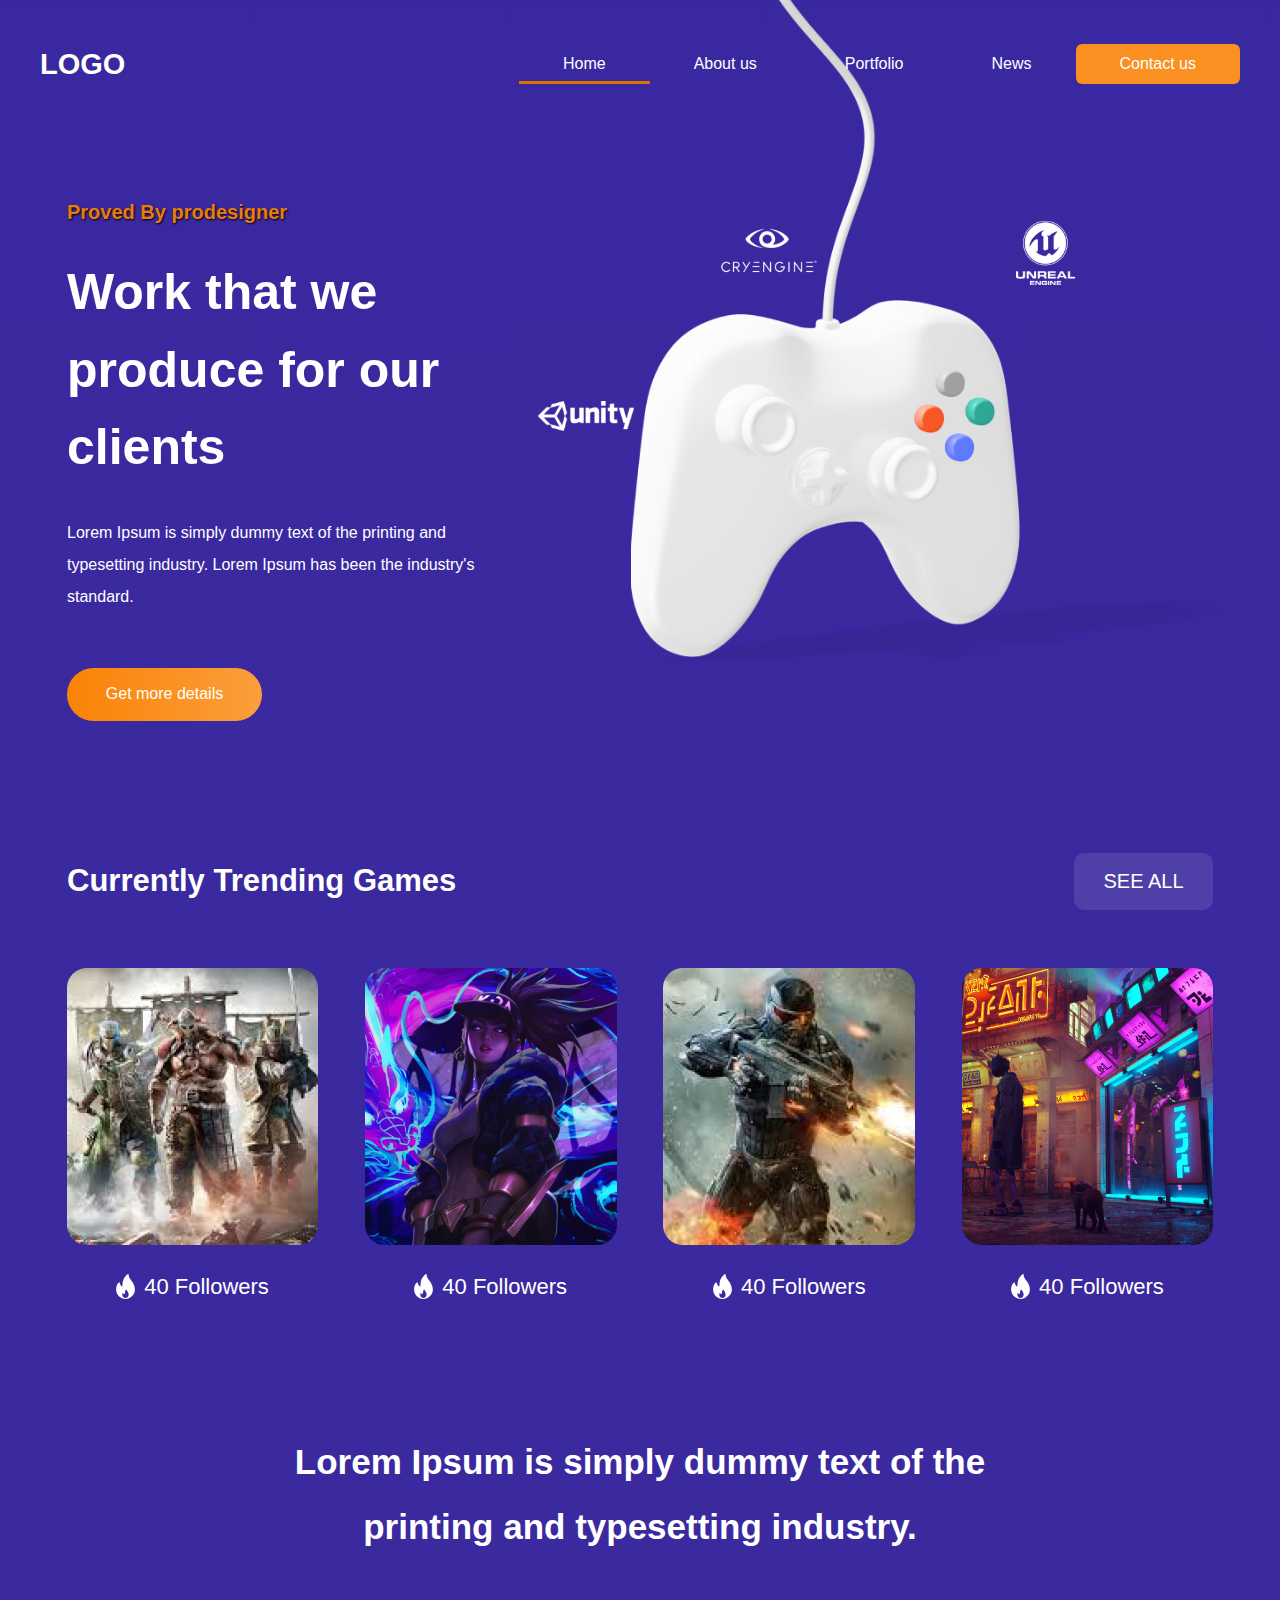
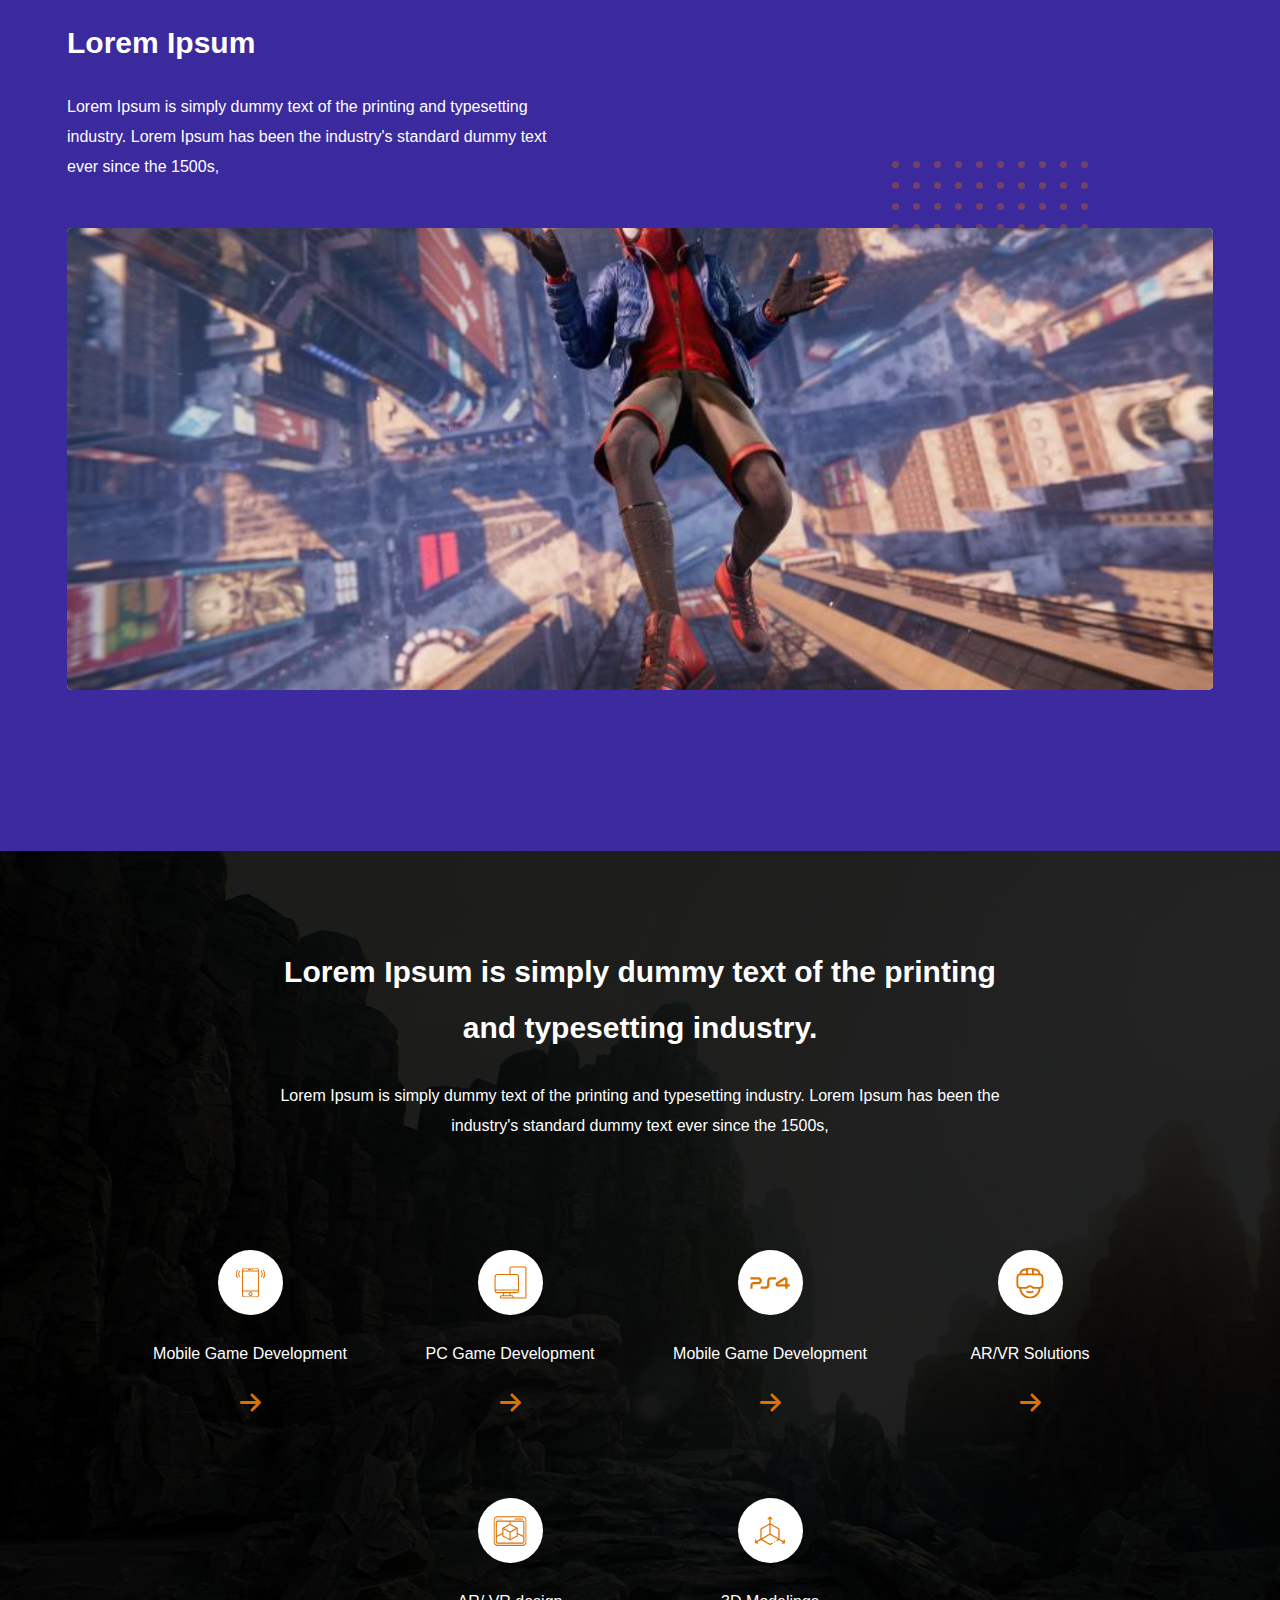
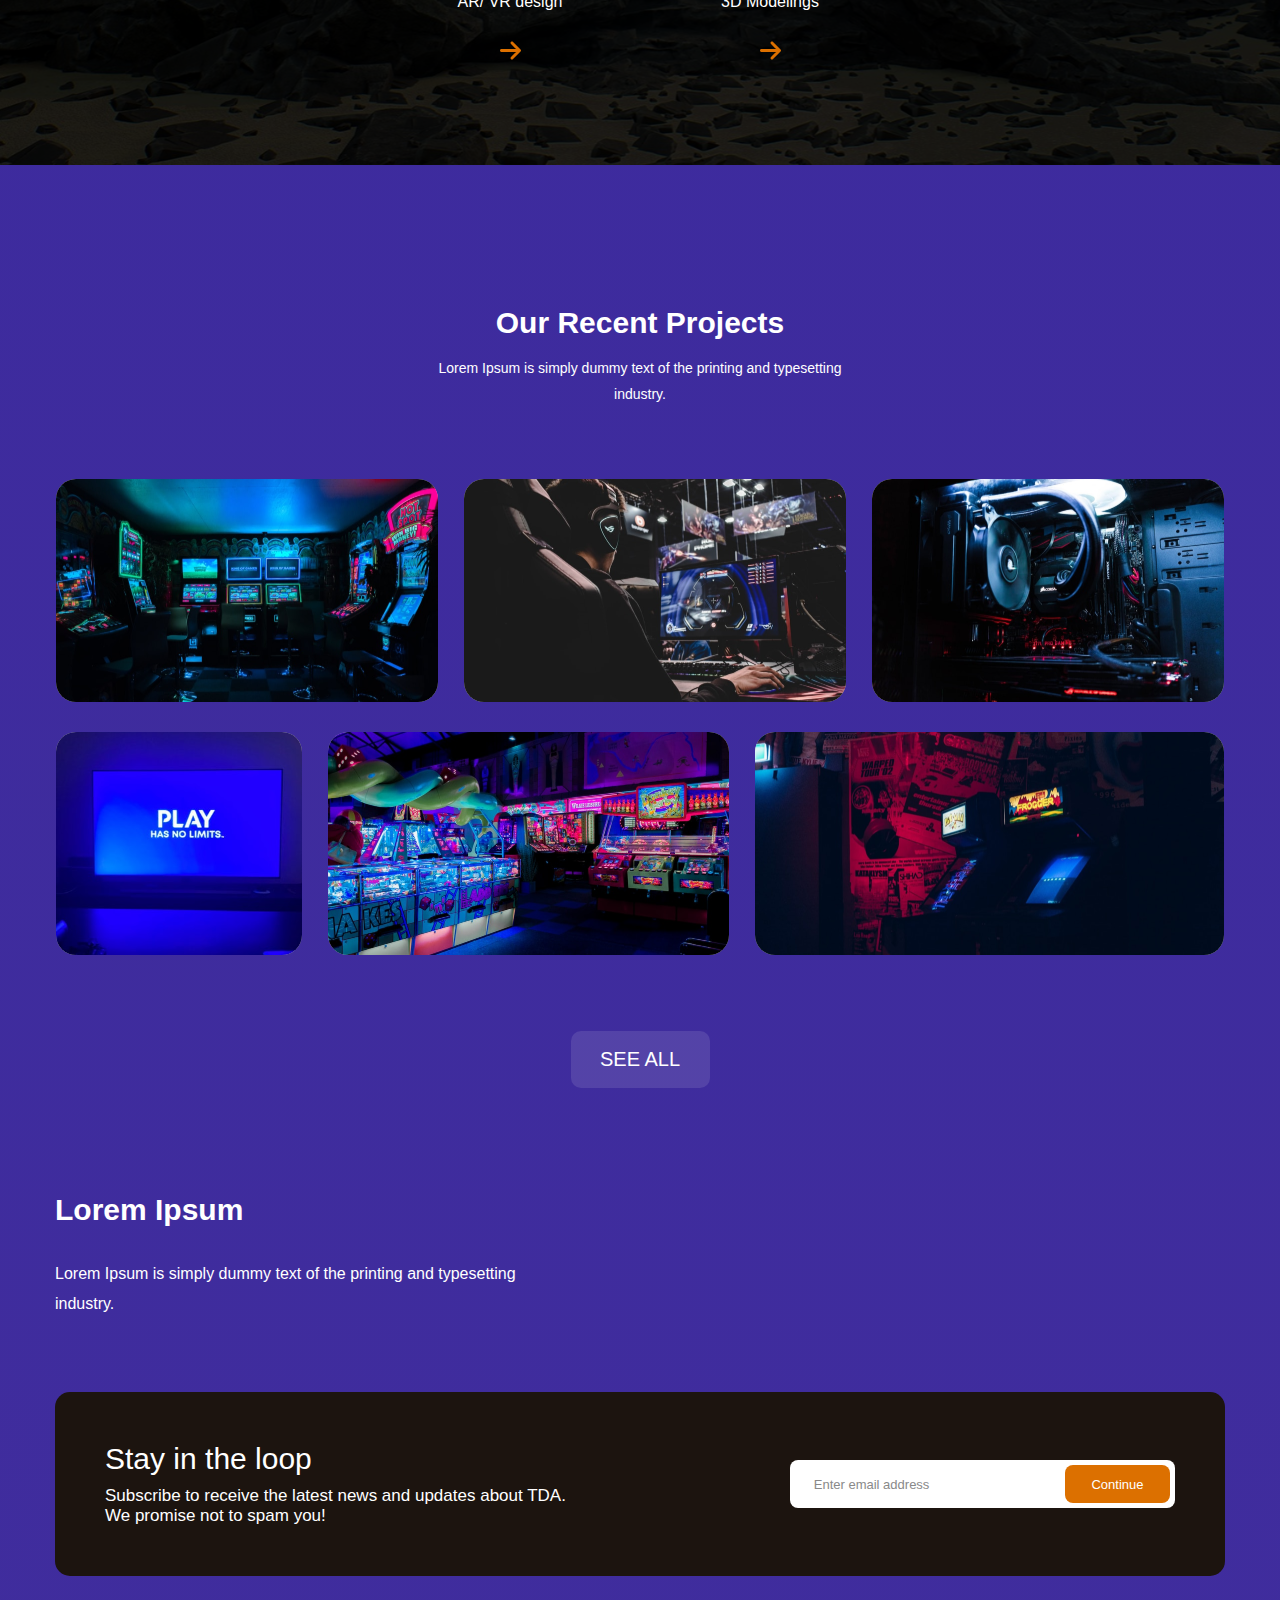
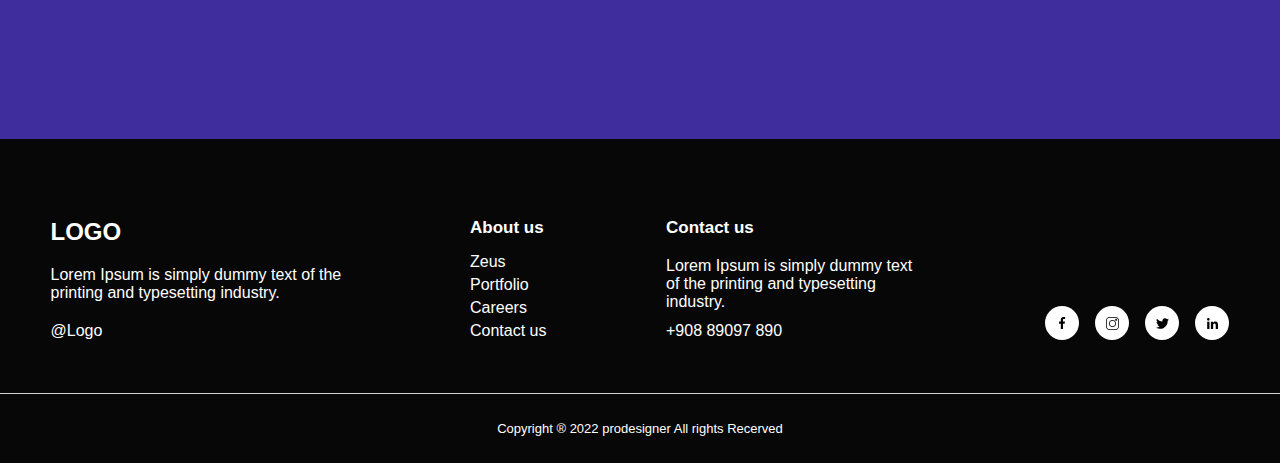
<file: src/pages/index.html>
<!DOCTYPE html>
<html lang="pt-br">
<head>
  <meta charset="UTF-8">
  <meta name="viewport" content="width=device-width, initial-scale=1.0">
  <link rel="stylesheet" href="../styles/index.css">
  <title>Home</title>
</head>
<body>

  <div class="overlay" id="overlay"></div>

  <header>
    <div class="header-content">
      <h2 class="logo">
        <a href="./index.html">LOGO</a>
      </h2>

      <nav class="navbar">
        <ul id="navbar-list">
          <li class="active">
            <a href="./index.html">Home</a>
          </li>
          <li>
            <a href="./404.html">About us</a>
          </li>
          <li>
            <a href="./404.html">Portfolio</a>
          </li>
          <li>
            <a href="./404.html">News</a>
          </li>
          <li class="contact-buttom">
            <a href="./contact.html">Contact us</a>
          </li>
        </ul>
      </nav>

      <button class="menu-button" id="menu-button">
        <img src="../public/images/menu.svg" alt="menu">
      </button>
    </div>
  </header>

  <main>
    <div class="content-wrap">
      <div class="confirmation-message-toast">
        <div class="confirmation-message-image"></div>
      </div>

      <section class="principal-section">
        <div class="principal-text-wrap">
          <div class="principal-text">
            <p class="proved">Proved By prodesigner</p>
            <h1>Work that we produce for our clients</h1>
            <p class="introduction-text">
              Lorem Ipsum is simply dummy text of the printing and typesetting industry. Lorem Ipsum has been the industry's standard.
            </p>
          </div>

          <ul>
            <div class="unity-wrap">
              <img src="../public/images/unity1.svg" alt="unity">
            </div>
            <div class="cry-wrap">
              <img src="../public/images/cry1.svg" alt="cry">
            </div>
            <div class="unreal-wrap">
              <img src="../public/images/unreal1.svg" alt="unreal">
            </div>
          </ul>

          <span class="more-details-buttom">
            <a href="../pages/404.html">Get more details</a>
          </span>

        </div>

        <div class="joystick-wrap">
          <img src="../public/images/joystick.png" alt="joystick" loading="lazy">
        </div>

      </section>

      <section class="trending-games-section">
        <div class="trending-games-wrap">
          <h3>Currently Trending Games</h3>
          <span>
            <a href="../pages/404.html">SEE ALL</a>
          </span>
        </div>

        <ul class="game-list">
          <li>
            <div>
              <a href="../pages/404.html" class="game-image-wrap">
                <img src="../public/images/game1.png" alt="game1">
              </a>
            </div>
            <p>
              <img src="../public/images/fire.svg" alt="fire">
              <span>40 Followers</span>
            </p>
          </li>
          <li>
            <div>
              <a href="../pages/404.html" class="game-image-wrap">
                <img src="../public/images/game2.png" alt="game2">
              </a>
            </div>
            <p>
              <img src="../public/images/fire.svg" alt="fire">
              <span>40 Followers</span>
            </p>
          </li>
          <li>
            <div>
              <a href="../pages/404.html" class="game-image-wrap">
                <img src="../public/images/game3.png" alt="game3">
              </a>
            </div>
            <p>
              <img src="../public/images/fire.svg" alt="fire">
              <span>40 Followers</span>
            </p>
          </li>
          <li>
            <div>
              <a href="../pages/404.html" class="game-image-wrap">
                <img src="../public/images/game4.png" alt="game4">
              </a>
            </div>
            <p>
              <img src="../public/images/fire.svg" alt="fire">
              <span>40 Followers</span>
            </p>
          </li>
        </ul>
      </section>

      <section class="spider-man-section">
        <h2>Lorem Ipsum is simply dummy text of the printing and typesetting industry.</h2>
        <h3>Lorem Ipsum</h3>
        <p>
          Lorem Ipsum is simply dummy text of the printing and typesetting industry. Lorem Ipsum has been the industry's standard dummy text ever since the 1500s,
        </p>
        <div class="spider-man-image">
          <img src="../public/images/spide-man.svg" alt="spider man">
        </div>
      </section>
    </div>

    <section class="secondary-section-bg">
      <div class="secondary-section-overlay">
        <section class="secondary-section">
          <div>
            <h2>Lorem Ipsum is simply dummy text of the printing and typesetting industry.</h2>
            <p>Lorem Ipsum is simply dummy text of the printing and typesetting industry. Lorem Ipsum has been the industry's standard dummy text ever since the 1500s,</p>
          </div>

          <ul>
            <li>
              <a href="../pages/404.html">
                <div class="circle-wrap">
                  <img src="../public/images/smartphone.svg" alt="smartphone">
                </div>
                <p>Mobile Game Development</p>
                <div>
                  <img src="../public/images/arrow.svg" alt="arrow">
                </div>
              </a>
            </li>

            <li>
              <a href="../pages/404.html">
                <div class="circle-wrap">
                  <img src="../public/images/pc.svg" alt="pc">
                </div>
                <p>PC Game Development</p>
                <div>
                  <img src="../public/images/arrow.svg" alt="arrow">
                </div>
              </a>
            </li>

            <li>
              <a href="../pages/404.html">
                <div class="circle-wrap">
                  <img src="../public/images/ps4.svg" alt="ps4">
                </div>
                <p>Mobile Game Development</p>
                <div>
                  <img src="../public/images/arrow.svg" alt="arrow">
                </div>
              </a>
            </li>

            <li>
              <a href="../pages/404.html">
                <div class="circle-wrap">
                  <img src="../public/images/vr-glasses.svg" alt="vr glasses">
                </div>
                <p>AR/VR Solutions</p>
                <div>
                  <img src="../public/images/arrow.svg" alt="arrow">
                </div>
              </a>
            </li>

            <li>
              <a href="../pages/404.html">
                <div class="circle-wrap">
                  <img src="../public/images/vr-design.svg" alt="vr design">
                </div>
                <p>AR/ VR design</p>
                <div>
                  <img src="../public/images/arrow.svg" alt="arrow">
                </div>
              </a>
            </li>

            <li>
              <a href="../pages/404.html">
                <div class="circle-wrap">
                  <img src="../public/images/3d-cube.svg" alt="3d cube">
                </div>
                <p>3D Modelings</p>
                <div>
                  <img src="../public/images/arrow.svg" alt="arrow">
                </div>
              </a>
            </li>
          </ul>
        </section>
      </div>
    </section>

    <div class="content-wrap">
      <section class="recent-projects-section">
        <div class="recent-projects-text-wrap">
          <h2>Our Recent Projects</h2>
          <p>Lorem Ipsum is simply dummy text of the printing and typesetting industry.</p>
        </div>

        <ul class="project-list">
          <li>
            <a href="../pages/404.html">
              <img src="../public/images/project1.svg" alt="project1">
            </a>
          </li>
          <li>
            <a href="../pages/404.html">
              <img src="../public/images/project2.svg" alt="project2">
            </a>
          </li>
          <li>
            <a href="../pages/404.html">
              <img src="../public/images/project3.svg" alt="project3">
            </a>
          </li>
          <li>
            <a href="../pages/404.html">
              <img src="../public/images/project4.svg" alt="project4">
            </a>
          </li>
          <li>
            <a href="../pages/404.html">
              <img src="../public/images/project5.svg" alt="project5">
            </a>
          </li>
          <li>
            <a href="../pages/404.html">
              <img src="../public/images/project6.svg" alt="project6">
            </a>
          </li>
        </ul>

        <div class="see-all-wrap">
          <span>
            <a class="see-all-button" href="../pages/404.html">SEE ALL</a>
          </span>
        </div>
      </section>

      <section class="stay-in-the-loop-section">
        <div class="stay-in-the-loop-description-wrap">
          <h2>Lorem Ipsum</h2>
          <p>Lorem Ipsum is simply dummy text of the printing and typesetting industry.</p>
        </div>

        <div class="stay-in-the-loop-wrap">
          <div>
            <h3>Stay in the loop</h3>
            <p>Subscribe to receive the latest news and updates about TDA.
              We promise not to spam you!</p>
          </div>

          <div class="form-email-wrap">
            <form id="stay-in-the-loop-form" action="">
              <input type="text" placeholder="Enter email address" id="stay-in-the-loop-input">
              <button type="submit">Continue</button>
            </form>
          </div>
        </div>
      </section>
    </div>
  </main>

  <footer>
    <section>
      <div class="footer-logo-wrap">
        <h3>
          <a href="../pages/index.html">LOGO</a>
        </h3>
        <p>Lorem Ipsum is simply dummy text of the printing and typesetting industry.</p>
        <p>@Logo</p>
      </div>

      <div class="footer-about-us-wrap">
        <h4>
          <a href="../pages/404.html">About us</a>
        </h4>

        <ul>
          <li>
            <a href="../pages/404.html">Zeus</a>
          </li>
          <li>
            <a href="../pages/404.html">Portfolio</a>
          </li>
          <li>
            <a href="../pages/404.html">Careers</a>
          </li>
          <li>
            <a href="../pages/404.html">Contact us</a>
          </li>
        </ul>
      </div>

      <div class="contact-us-wrap">
        <h4>
          <a href="../pages/contact.html">Contact us</a>
        </h4>
        <div>
          <p>Lorem Ipsum is simply dummy text of the printing and typesetting industry.</p>
          <p>+908 89097 890</p>
        </div>
      </div>

      <div class="social-midia-list-wrap">
        <ul class="social-midia-list">
          <li>
            <a href="https://www.facebook.com/">
              <img src="../public/images/black-facebook.svg" alt="facebook">
            </a>
          </li>
          <li>
            <a href="https://www.instagram.com/">
              <img src="../public/images/black-instagram.svg" alt="instagram">
            </a>
          </li>
          <li>
            <a href="https://twitter.com/?lang=pt-br">
              <img src="../public/images/black-twitter.svg" alt="twitter">
            </a>
          </li>
          <li>
            <a href="https://www.linkedin.com/in/vinicius-santana-4553a4260/">
              <img src="../public/images/black-linkedin.svg" alt="linkedin">
            </a>
          </li>
        </ul>
      </div>
    </section>

    <div class="copyright-wrap">
      <p>Copyright ® 2022 prodesigner All rights Recerved</p>
    </div>
  </footer>

  <script src="../script/receiveNews.js"></script>
  <script src="../script/navbarToggle.js"></script>
</body>
</html>
</file>
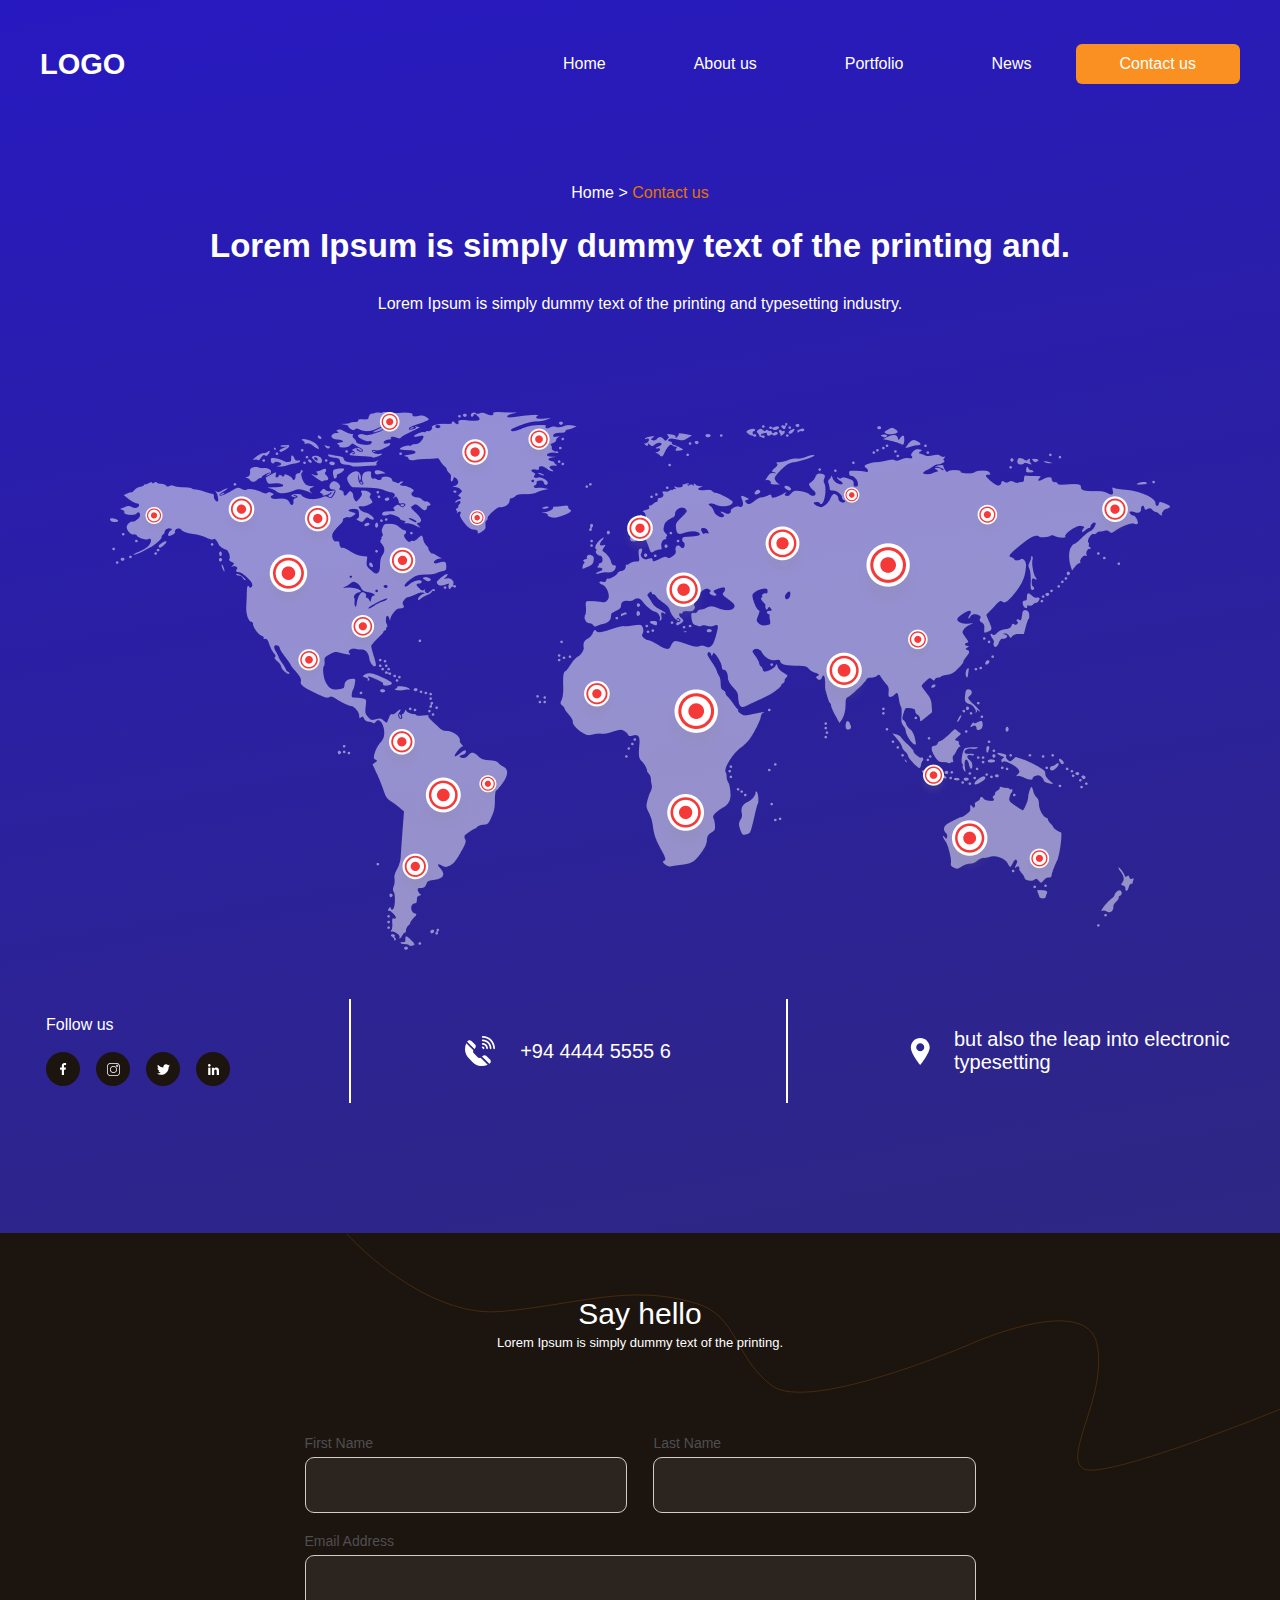
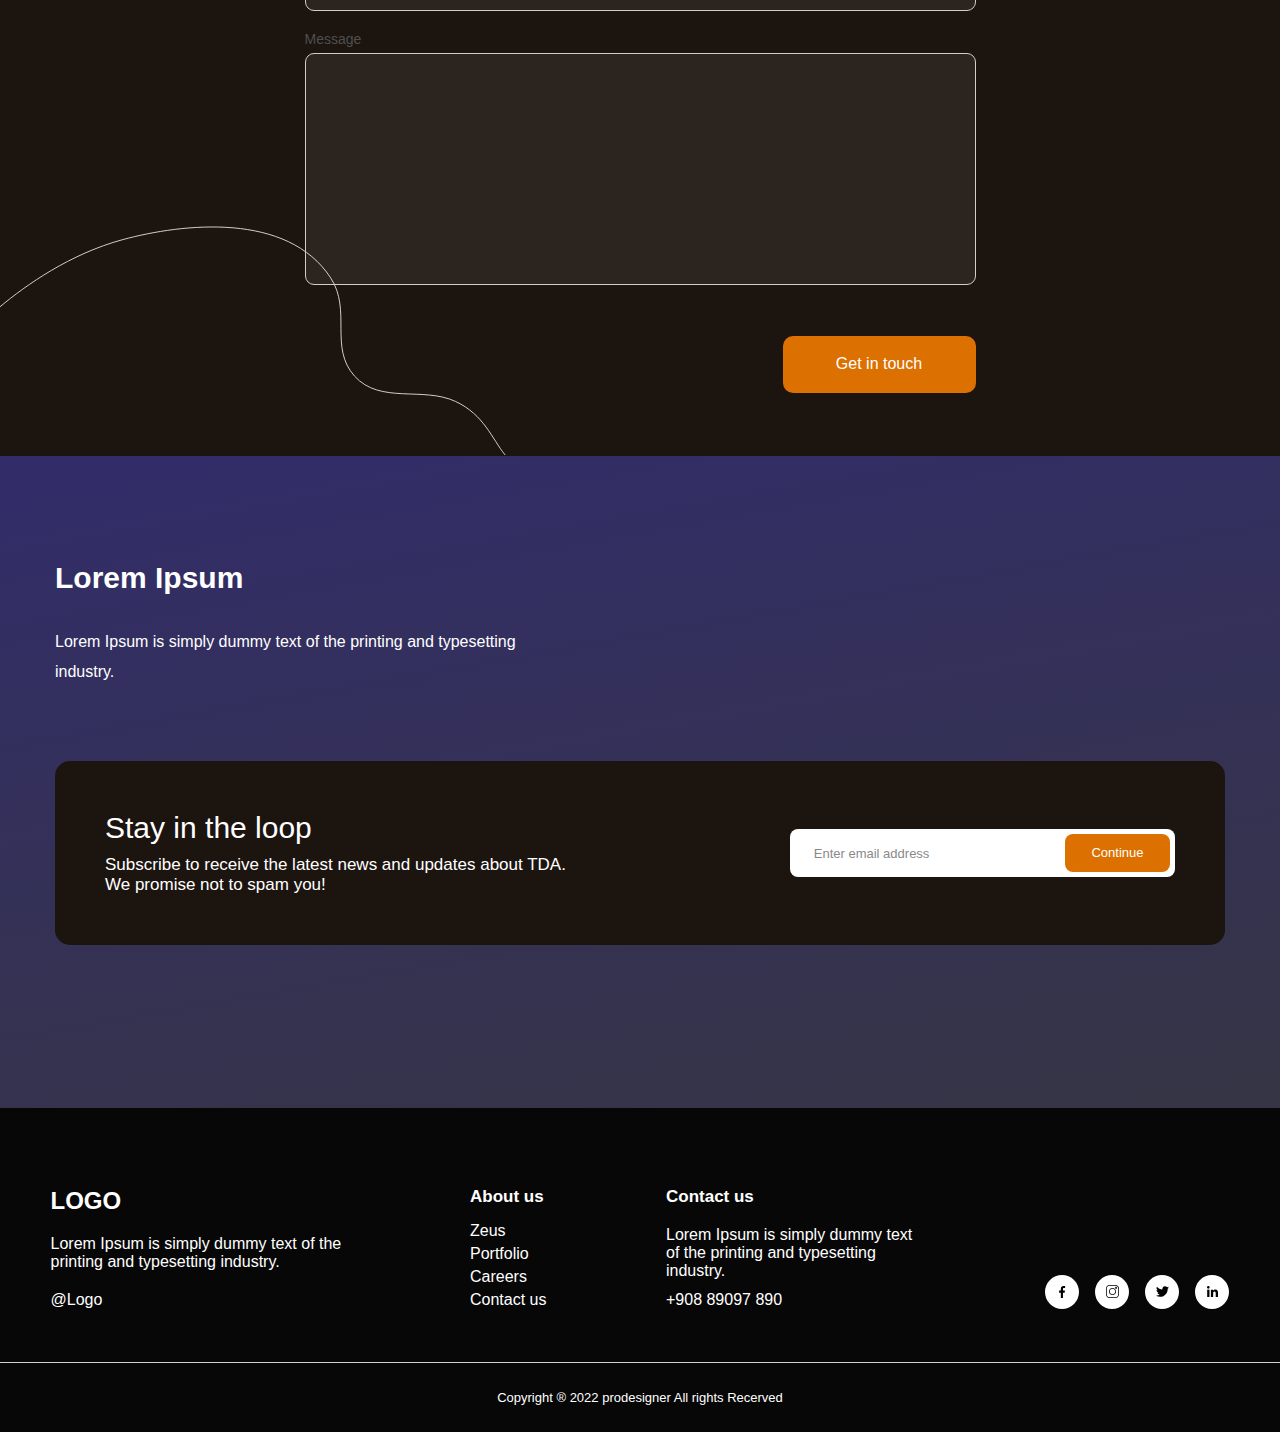
<file: src/pages/contact.html>
<!DOCTYPE html>
<html lang="pt-br">
<head>
  <meta charset="UTF-8">
  <meta name="viewport" content="width=device-width, initial-scale=1.0">
  <link rel="stylesheet" href="../styles/contact.css">
  <title>Contact us</title>
</head>
<body>

  <div class="overlay" id="overlay"></div>

  <header>
    <div class="header-content">
      <h2 class="logo">
        <a href="./index.html">LOGO</a>
      </h2>

      <nav class="navbar">
        <ul id="navbar-list">
          <li>
            <a href="./index.html">Home</a>
          </li>
          <li>
            <a href="./404.html">About us</a>
          </li>
          <li>
            <a href="./404.html">Portfolio</a>
          </li>
          <li>
            <a href="./404.html">News</a>
          </li>
          <li class="contact-buttom">
            <a href="./contact.html">Contact us</a>
          </li>
        </ul>
      </nav>

      <button class="menu-button" id="menu-button">
        <img src="../public/images/menu.svg" alt="menu">
      </button>
    </div>
  </header>

  <main>
    <div class="confirmation-message-toast">
      <div class="confirmation-message-image"></div>
    </div>

    <div class="content-wrap">
      <section class="principal-section">
        <div class="principal-title-wrap">
          <p>
            <span>
              <a href="../pages/index.html">Home</a>
              >
            </span>
            <span>
              <a class="active-page" href="../pages/contact.html">Contact us</a>
            </span>
          </p>
          <h1>Lorem Ipsum is simply dummy text of the printing and.</h1>
          <h2>Lorem Ipsum is simply dummy text of the printing and typesetting industry.</h2>
        </div>

        <div class="world-map-image-wrap">
          <img src="../public/images/map.png" alt="world-map">
        </div>

        <div class="ways-contact-us-wrap">
          <div>
            <p>Follow us</p>
            <div class="social-midia-wrap">
              <a href="../pages/404.html">
                <img src="../public/images/white-facebook.svg" alt="facebook">
              </a>
              <a href="../pages/404.html">
                <img src="../public/images/white-instagram.svg" alt="instagram">
              </a>
              <a href="../pages/404.html">
                <img src="../public/images/white-twitter.svg" alt="twitter">
              </a>
              <a href="../pages/404.html">
                <img src="../public/images/white-linkedin.svg" alt="linkedin">
              </a>
            </div>
          </div>

          <div class="phone-number-wrap">
            <img src="../public/images/phone.svg" alt="phone">
            <span>+94 4444 5555 6</span>
          </div>

          <div class="localization-wrap">
            <img src="../public/images/gps.svg" alt="gps">
            <span>but also the leap into electronic
              typesetting</span>
          </div>
        </div>
      </section>
    </div>

    <section class="say-hello-form-section">
      <div class="say-hello-form-wrap">
        <h2>Say hello</h2>
        <p>Lorem Ipsum is simply dummy text of the printing.</p>

        <form id="say-hello-form" action="">
          <div class="form-name-wrap">
            <label class="first-name-label">
              <span>First Name</span>
              <input type="text" id="first-name-input">
            </label>

            <label class="last-name-label">
              <span>Last Name</span>
              <input type="text" id="last-name-input">
            </label>
          </div>

          <label class="email-label">
            <span>Email Address</span>
            <input type="text" id="email-input">
          </label>

          <label class="message-label">
            <span>Message</span>
            <textarea id="message-text-area"></textarea>
          </label>

          <button type="submit">Get in touch</button>
        </form>
      </div>
    </section>

    <div class="content-wrap">
      <section class="stay-in-the-loop-section">
        <div class="stay-in-the-loop-description-wrap">
          <h2>Lorem Ipsum</h2>
          <p>Lorem Ipsum is simply dummy text of the printing and typesetting industry.</p>
        </div>

        <div class="stay-in-the-loop-wrap">
          <div>
            <h3>Stay in the loop</h3>
            <p>Subscribe to receive the latest news and updates about TDA.
              We promise not to spam you!</p>
          </div>

          <div class="form-email-wrap">
            <form id="stay-in-the-loop-form" action="">
              <input type="text" placeholder="Enter email address" id="stay-in-the-loop-input">
              <button type="submit">Continue</button>
            </form>
          </div>
        </div>
      </section>
    </div>
  </main>

  <footer>
    <section>
      <div class="footer-logo-wrap">
        <h3>
          <a href="../pages/index.html">LOGO</a>
        </h3>
        <p>Lorem Ipsum is simply dummy text of the printing and typesetting industry.</p>
        <p>@Logo</p>
      </div>

      <div class="footer-about-us-wrap">
        <h4>
          <a href="../pages/404.html">About us</a>
        </h4>

        <ul>
          <li>
            <a href="../pages/404.html">Zeus</a>
          </li>
          <li>
            <a href="../pages/404.html">Portfolio</a>
          </li>
          <li>
            <a href="../pages/404.html">Careers</a>
          </li>
          <li>
            <a href="../pages/404.html">Contact us</a>
          </li>
        </ul>
      </div>

      <div class="contact-us-wrap">
        <h4>
          <a href="../pages/contact.html">Contact us</a>
        </h4>
        <div>
          <p>Lorem Ipsum is simply dummy text of the printing and typesetting industry.</p>
          <p>+908 89097 890</p>
        </div>
      </div>

      <div class="social-midia-list-wrap">
        <ul class="social-midia-list">
          <li>
            <a href="https://www.facebook.com/">
              <img src="../public/images/black-facebook.svg" alt="facebook">
            </a>
          </li>
          <li>
            <a href="https://www.instagram.com/">
              <img src="../public/images/black-instagram.svg" alt="instagram">
            </a>
          </li>
          <li>
            <a href="https://twitter.com/?lang=pt-br">
              <img src="../public/images/black-twitter.svg" alt="twitter">
            </a>
          </li>
          <li>
            <a href="https://www.linkedin.com/in/vinicius-santana-4553a4260/">
              <img src="../public/images/black-linkedin.svg" alt="linkedin">
            </a>
          </li>
        </ul>
      </div>
    </section>

    <div class="copyright-wrap">
      <p>Copyright ® 2022 prodesigner All rights Recerved</p>
    </div>
  </footer>

  <script src="../script/getIn.js"></script>
  <script src="../script/receiveNews.js"></script>
  <script src="../script/navbarToggle.js"></script>
</body>
</html>
</file>
<file: src/styles/index.css>
@import 'global-styles.css';

body {
  background: linear-gradient(to bottom, #39289F, #402D9D);
}

main {
  margin-top: 117px;
  max-width: 1440px;
  margin-inline: auto;
  position: relative;
}

/* Principal section */
.principal-section {
  display: flex;
  margin-inline: auto;
  max-width: 1146px;
}

.principal-text-wrap {
  max-width: 460px;
}

.principal-text {
  display: flex;
  flex-direction: column;
  gap: 30px;
}

.proved {
  color: #E87D0E;
  font-size: 20px;
  font-weight: bold;
  text-shadow: 1px 1px 2px rgba(0, 0, 0, 1);
}

h1 {
  font-size: 50px;
  font-weight: bold;
  line-height: 155%;
}

.introduction-text {
  font-size: 16px;
  line-height: 200%;
}

.more-details-buttom a {
  display: flex;
  align-items: center;
  justify-content: center;
  width: 195px;
  height: 53px;
  background: linear-gradient(to right, #FA8305, #FB9E3C);
  border-radius: 40px;
  font-size: 16px;
  margin-top: 55px;
}

.more-details-buttom a:hover {
  background: #ff8400;
}

/* imagens */
.joystick-wrap {
  position: absolute;
  right: 25px;
  top: -207px;
  z-index: -1;
}

.joystick-wrap img {
  width: 46vw;
  height: auto;
  max-width: 668px;
}

.unity-wrap {
  position: absolute;
  left: 42%;
  top: 200px;
}

.cry-wrap {
  position: absolute;
  right: 36%;
  top: 0;
}

.unreal-wrap {
  position: absolute;
  right: 16%;
  top: 20px;
}

@media (max-width: 1439px) {
  .joystick-wrap {
    right: 60px;
  }
}


@media (max-width: 1279px) {
  .joystick-wrap {
    display: none;
  }

  .principal-section {
    flex-direction: column;
    align-items: center;
  }

  .unity-wrap, .cry-wrap, .unreal-wrap {
    position: static;
  }

  .principal-text-wrap {
    max-width: 1146px;
    width: 100%;
    display: flex;
    flex-direction: column;
    align-items: center;
  }

  .principal-text-wrap ul {
    margin-top: 30px;
    gap: 50px;
    align-items: center;
    display: flex;
  }
}

@media (max-width: 1023px) {
  .principal-text-wrap ul {
    gap: 30px;
  }
}

@media (max-width: 374px) {
  .principal-text-wrap ul {
    gap: 10px;
  }
}

/* Trending Games Section */
.trending-games-section {
  margin-inline: auto;
  max-width: 1146px;
  margin-top: 132px;
}

.trending-games-wrap {
  display: flex;
  justify-content: space-between;
  align-items: center;
}

.trending-games-wrap h3 {
  font-weight: bold;
  font-size: 31px;
  text-align: center;
}

.trending-games-wrap span a {
  background-color: rgba(255, 255, 255, 0.11);
  font-size: 20px;
  font-weight: 400;
  display: flex;
  align-items: center;
  justify-content: center;
  width: 139px;
  height: 57px;
  border-radius: 10px;
}

.trending-games-wrap span a:hover {
  background-color: rgba(255, 255, 255, 0.151);
}

.game-list {
  list-style: none;
  margin-top: 58px;
  display: flex;
  justify-content: space-between;
  flex-wrap: wrap;
  gap: 40px;
}

.game-list li {
  display: flex;
  flex-direction: column;
  align-items: center;
  gap: 25px;
}

.game-list li p {
  display: flex;
  align-items: center;
  gap: 9px;
  font-size: 22px;
}

.game-image-wrap img, .project-list img {
  transition: transform 0.3s ease-in-out;
}

.game-image-wrap img:hover, .project-list img:hover {
  transform: scale(1.05);
}

@media (max-width: 666px) {
  .trending-games-wrap {
    flex-direction: column;
    gap: 20px;
  }
}

/* Spider Man Section */
.spider-man-section {
  max-width: 1146px;
  margin-inline: auto;
  margin-top: 129px;
}

.spider-man-section h2 {
  font-size: 35px;
  font-weight: 600;
  text-align: center;
  max-width: 826px;
  margin-inline: auto;
  line-height: 187%;
}

.spider-man-section h3 {
  font-size: 30px;
  font-weight: 600;
  margin-top: 67px;
}

.spider-man-section p {
  font-size: 16px;
  margin-top: 32px;
  max-width: 485px;
  line-height: 187%;
}

.spider-man-image {
  margin-top: 46px;
  max-width: 1146px;
  position: relative;
}

.spider-man-image img {
  max-width: 100%;
}

.spider-man-image::before {
  content: '';
  background-image: url('../public/images/spider-man-effect.svg');
  display: inline-block;
  position: absolute;
  width: 196px;
  height: 154px;
  top: -67px;
  right: 125px;
  z-index: -1;
}

@media (max-width: 1023px) {
  .game-list {
    justify-content: space-evenly;
  }
}

@media (max-width: 666px) {
  .game-list {
    justify-content: center;
  }

  .spider-man-image::before {
    width: 100px;
    height: 127px;
    top: -40px;
    right: 100px;
  }
}

/* Secondary section (black) */
.secondary-section-bg {
  margin-top: 157px;
  margin-inline: auto;
  max-width: 1440px;
  background-image: url(../public/images/bg-black.svg);
  background-size: cover;
  background-repeat: no-repeat;
}

.secondary-section-overlay {
  background-color: #000000dc;
}

.secondary-section {
  padding: 93px 40px 91px 40px;
}

.secondary-section h2 {
  font-size: 30px;
  font-weight: bold;
  max-width: 770px;
  margin-inline: auto;
  text-align: center;
  line-height: 187%;
}

.secondary-section h2 + p {
  font-size: 16px;
  max-width: 770px;
  margin-inline: auto;
  text-align: center;
  line-height: 187%;
  margin-top: 25px;
}

.secondary-section ul {
  list-style: none;
  max-width: 1045px;
  margin-top: 99px;
  margin-inline: auto;
  display: flex;
  flex-wrap: wrap;
  row-gap: 62px;
  justify-content: center;
}

.secondary-section ul li a {
  display: flex;
  flex-direction: column;
  justify-content: center;
  align-items: center;
  padding: 10px 0;
  gap: 30px;
  width: 260px;
}

.secondary-section ul li a:hover {
  background-color: rgba(255, 255, 255, 0.151);
}

.circle-wrap {
  background-color: #fff;
  display: flex;
  justify-content: center;
  align-items: center;
  width: 65px;
  height: 65px;
  border-radius: 50%;
}

/* Recent projects section */
.recent-projects-section {
  max-width: 1170px;
  margin-top: 141px;
  margin-inline: auto;
}

.recent-projects-text-wrap {
  display: flex;
  flex-direction: column;
  align-items: center;
  gap: 15px;
}

.recent-projects-text-wrap h2 {
  font-size: 30px;
}

.recent-projects-text-wrap p {
  font-size: 14px;
  line-height: 187%;
  max-width: 450px;
  text-align: center;
}

.project-list {
  list-style: none;
  margin-top: 71px;
  display: flex;
  flex-wrap: wrap;
  justify-content: center;
  gap: 26px;
}

.project-list li {
  flex-shrink: 1;
}

.project-list li img {
  width: 100%;
}

.see-all-wrap {
  margin-top: 72px;
  display: flex;
  justify-content: center;
}

.see-all-button {
  display: flex;
  justify-content: center;
  align-items: center;
  width: 139px;
  height: 57px;
  background-color: rgba(255, 255, 255, 0.11);
  border-radius: 10px;
  font-size: 20px;
  font-weight: 400;
}

.see-all-button:hover {
  background-color: rgba(255, 255, 255, 0.151);
}

@media (max-width: 374px) {
  .see-all-wrap {
    margin-top: 40px;
  }
}
</file>
<file: src/styles/contact.css>
@import 'global-styles.css';

body {
  background: linear-gradient(170deg, #2719C0, #383837);
}

.principal-section {
  max-width: 1188px;
  margin-top: 100px;
  margin-inline: auto;
  display: flex;
  flex-direction: column;
  align-items: center;
}

.principal-title-wrap {
  display: flex;
  flex-direction: column;
  align-items: center;
  gap: 14px;
}

.principal-title-wrap h1 {
  color: #fff;
  font-size: 33px;
  font-weight: bold;
  line-height: 180%;
  text-align: center;
}

.principal-title-wrap h2 {
  color: #fff;
  font-size: 16px;
  font-weight: 400;
  line-height: 187%;
  text-align: center;
}

.active-page {
  color: #E47500;
}

.world-map-image-wrap {
  margin-top: 93px;
  max-width: 1060px;
}

.world-map-image-wrap img {
  max-width: 100%;
}

.ways-contact-us-wrap {
  width: 100%;
  margin-top: 62px;
  display: flex;
  flex-wrap: wrap;
  justify-content: space-between;
  gap: 10px;
}

/* campo 1 do ways-contact-us-wrap */
.social-midia-wrap {
  max-width: 184px;
  margin-top: 18px;
  display: flex;
  gap: 16px;
}

.social-midia-wrap a {
  display: flex;
  background-color: #1C140F;
  width: 34px;
  height: 34px;
  border-radius: 50%;
  align-items: center;
  justify-content: center;
}

/* campo 2 do ways-contact-us-wrap */
.phone-number-wrap {
  width: 439px;
  display: flex;
  justify-content: center;
  align-items: center;
  gap: 25px;
  position: relative;
}

.phone-number-wrap::after {
  content: '';
  height: 102px;
  border: 1px solid #fff;
  position: absolute;
  right: 0;
}

.phone-number-wrap::before {
  content: '';
  height: 102px;
  border: 1px solid #fff;
  position: absolute;
  left: 0;
}

.phone-number-wrap span {
  color: #fff;
  font-size: 20px;
}

@media (max-width: 1052px) {
  .phone-number-wrap {
    width: auto;
  }

  .phone-number-wrap::after, .phone-number-wrap::before {
    display: none;
  }

  .ways-contact-us-wrap {
    justify-content: center;
    gap: 50px;
  }
}


/* campo 3 do ways-contact-us-wraps */
.localization-wrap {
  display: flex;
  gap: 19px;
  justify-content: center;
  align-items: center;
}

.localization-wrap span {
  max-width: 280px;
  color: #fff;
  font-size: 20px;
}

/* Say hello form section */
.say-hello-form-section {
  max-width: 1440px;
  margin-inline: auto;
  margin-top: 147px;
  padding: 64px 40px 0 40px;
  padding-bottom: 63px;
  background-color: #1C140F;
  position: relative;
}

.say-hello-form-section::before {
  content: '';
  background-image: url(../public/images/line-before.svg);
  background-repeat: no-repeat;
  background-size: contain; /* Imagem se ajustar dentro do container */
  width: 73vw;
  max-width: 1048px;
  height: 19vw;
  max-height: 270px;
  position: absolute;
  top: 0;
  right: 0;
}

.say-hello-form-section::after {
  content: '';
  background-image: url(../public/images/line-after.svg);
  background-repeat: no-repeat;
  background-size: contain; /* Imagem se ajustar dentro do container */
  width: 40vw;
  max-width: 570px;
  height: 18vw;
  max-height: 255px;
  position: absolute;
  bottom: 0;
  left: 0;
}

.say-hello-form-wrap {
  max-width: 671px;
  margin-inline: auto;
  position: relative;
  z-index: 1;
}

.say-hello-form-wrap h2 {
  color: #fff;
  font-size: 30px;
  font-weight: 400;
  text-align: center;
}

.say-hello-form-wrap p {
  font-size: 13px;
  text-align: center;
  line-height: 189%;
}

.say-hello-form-wrap form { /* formulário */
  margin-top: 79px;
  display: flex;
  flex-direction: column;
  gap: 20px;
}

.say-hello-form-wrap label {
  display: flex;
  flex-direction: column;
}

.say-hello-form-wrap form span {
  color: #4F4F4F;
  font-size: 14px;
}

.say-hello-form-wrap input, .say-hello-form-wrap textarea {
  background-color: rgba(255, 255, 255, 0.07);
  border: 1px solid #CECECE;
  border-radius: 9px;
  margin-top: 6px;
  color: #fff;
  font-size: 18px;
  padding: 0 20px;
}

.say-hello-form-wrap textarea {
  height: 232px;
  resize: none;
  width: 100%;
  padding: 20px;
}

.say-hello-form-wrap input[type='text'] {
  height: 56px;
}

.form-name-wrap {
  display: flex;
  justify-content: space-between;
}

.first-name-label, .last-name-label {
  width: 48%;
}

.say-hello-form-wrap button[type='submit'] {
  height: 57px;
  width: 193px;
  cursor: pointer;
  background-color: #DC7000;
  color: #fff;
  font-size: 16px;
  border-radius: 10px;
  margin-top: 31px;
  margin-left: auto;
}

.say-hello-form-wrap button[type='submit']:hover {
  background-color: #ff8400;
}

.get-in-message-error {
  color: #ff3333;
}
</file>
